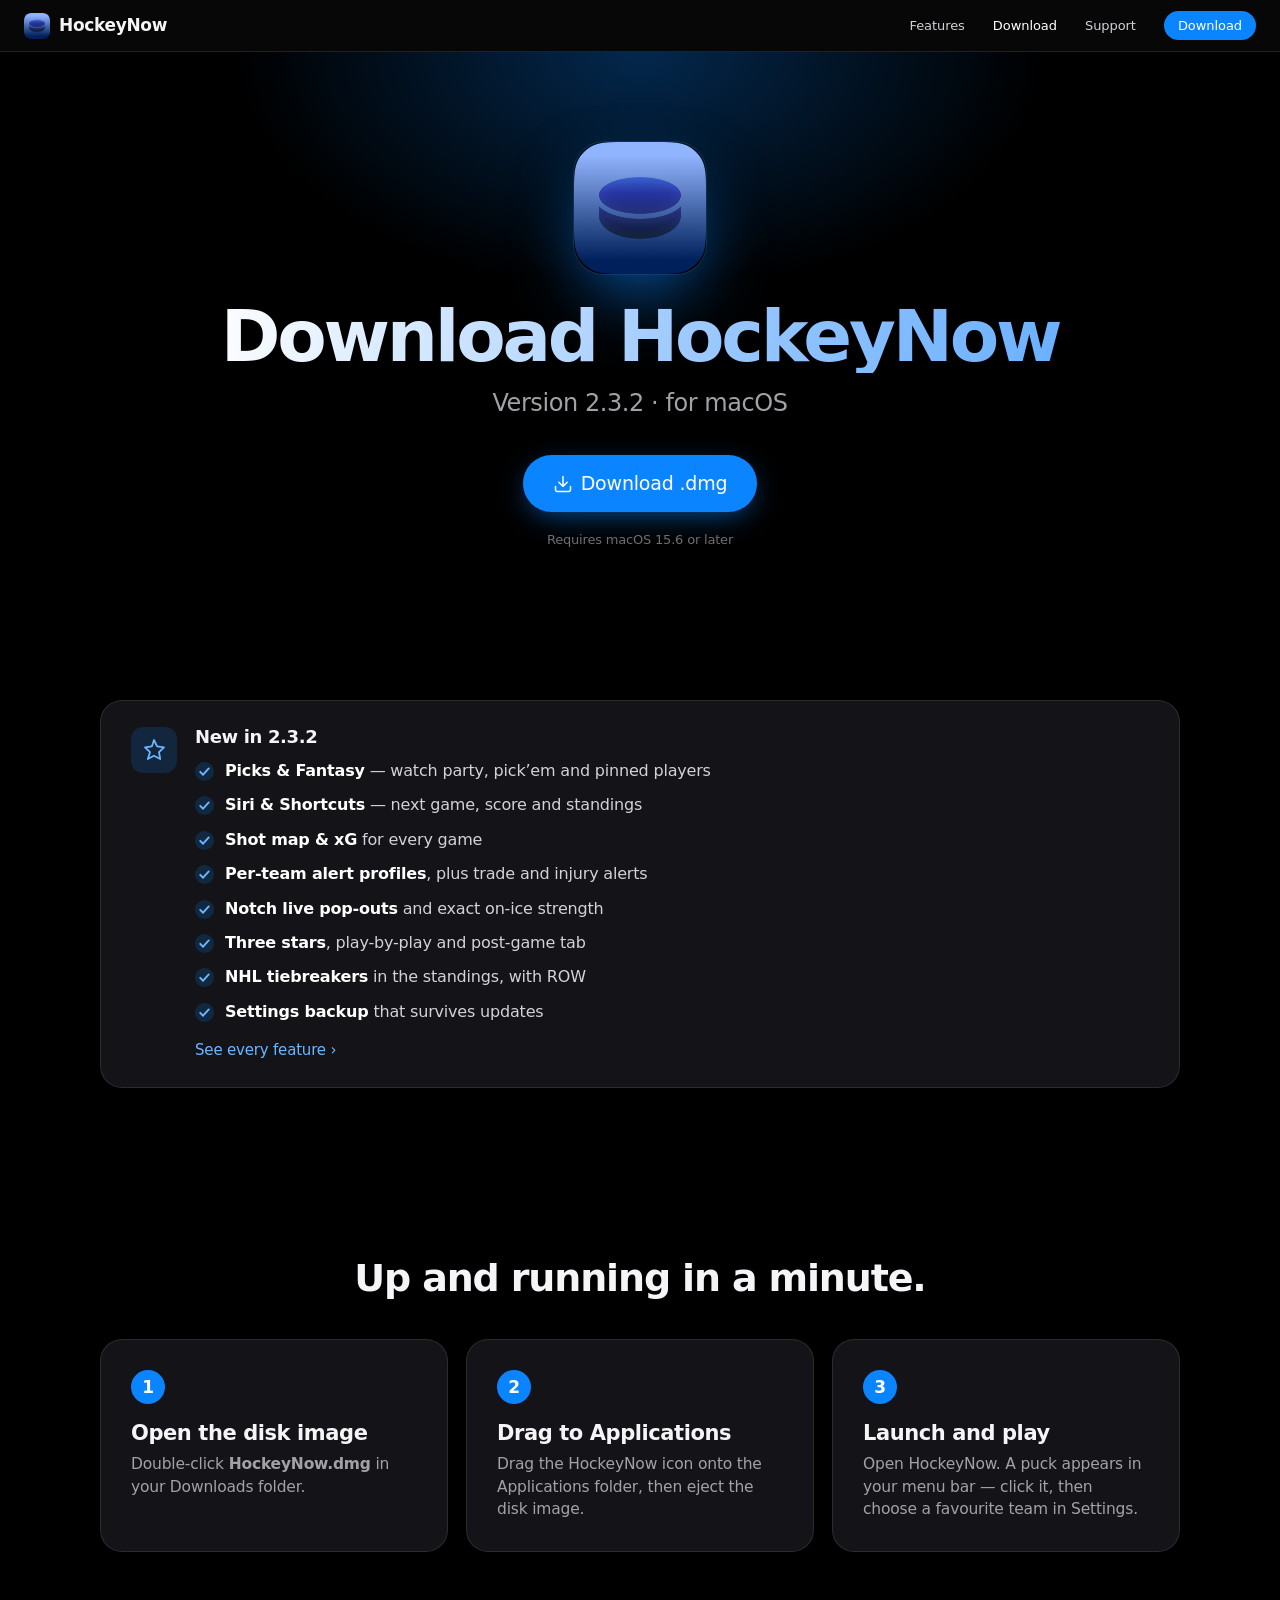
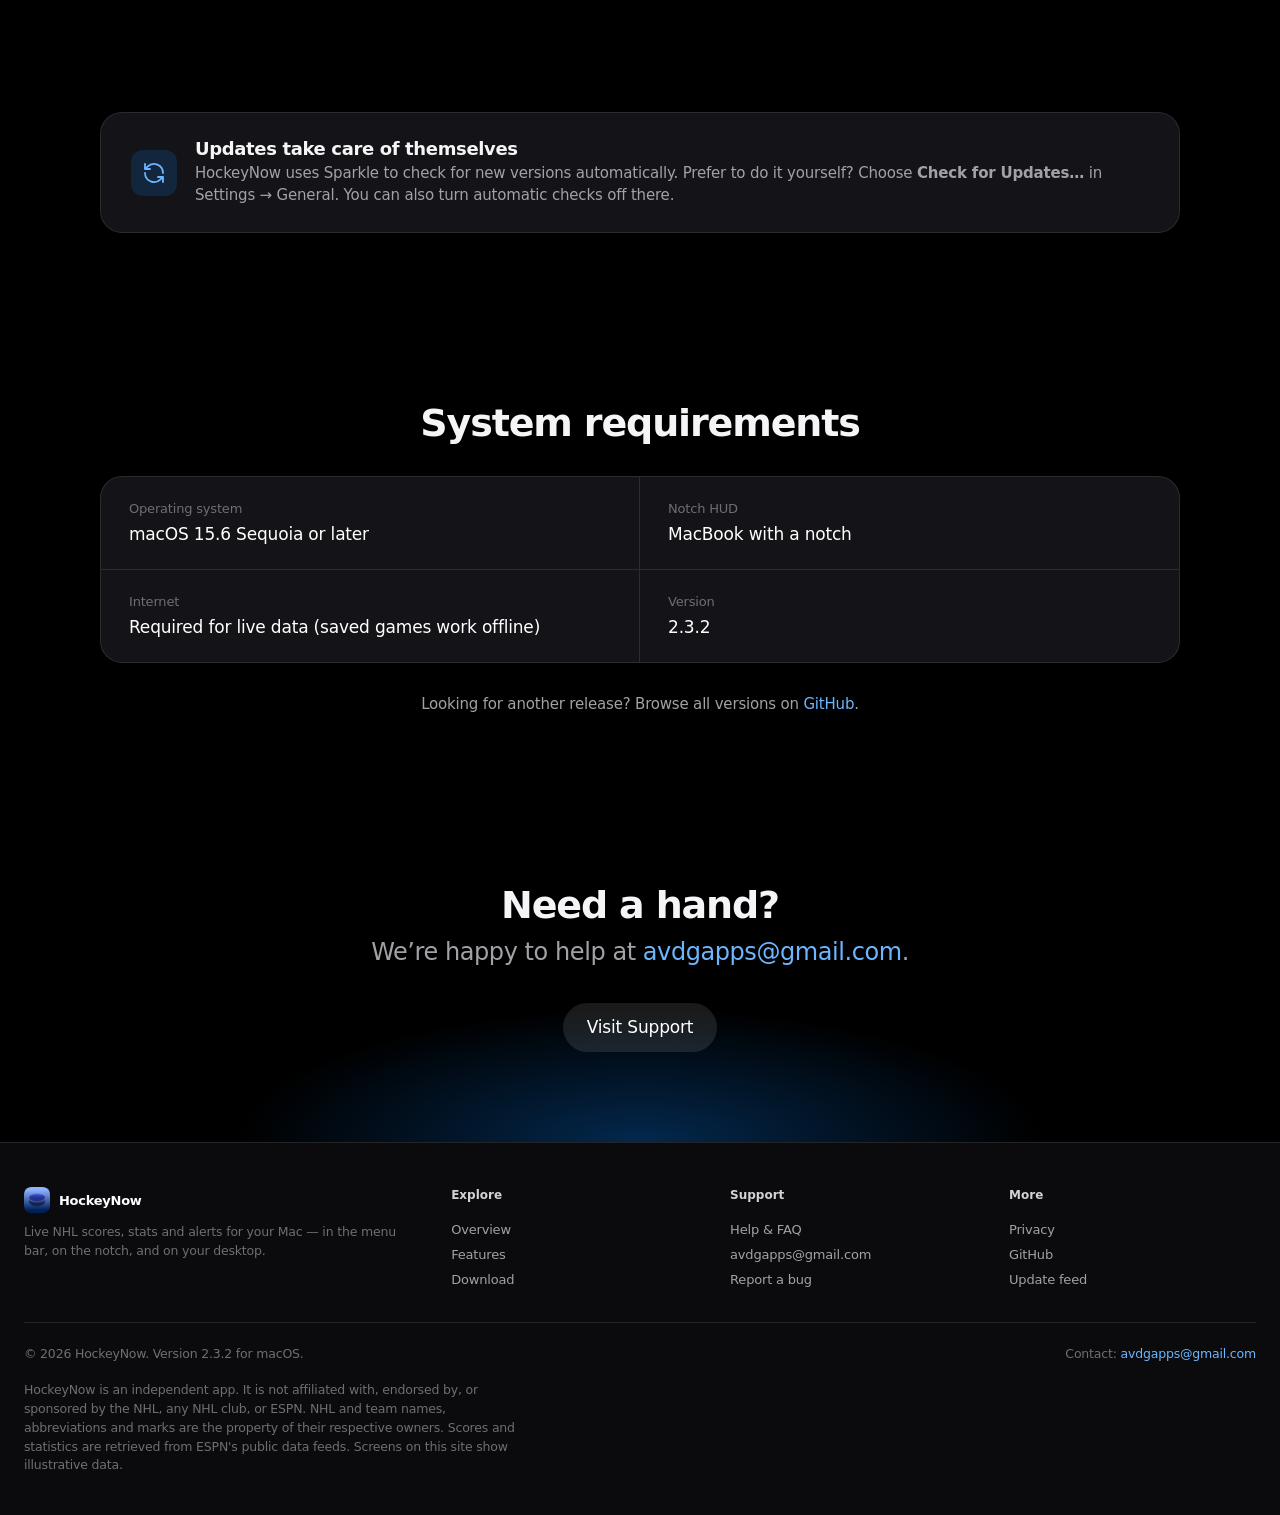
<file: website/download.html>
<!doctype html>
<html lang="en">
<head>
<meta charset="utf-8">
<meta name="viewport" content="width=device-width, initial-scale=1, viewport-fit=cover">
<title>Download — HockeyNow</title>
<meta name="description" content="Download HockeyNow for macOS. Drag to Applications and the NHL is in your menu bar.">
<meta name="theme-color" content="#000000">
<meta property="og:title" content="Download — HockeyNow">
<meta property="og:description" content="Download HockeyNow for macOS. Drag to Applications and the NHL is in your menu bar.">
<meta property="og:type" content="website">
<meta property="og:image" content="img/icon-1024.png">
<meta name="twitter:card" content="summary">
<link rel="icon" type="image/png" sizes="32x32" href="img/favicon-32.png">
<link rel="icon" type="image/png" sizes="64x64" href="img/favicon-64.png">
<link rel="apple-touch-icon" href="img/apple-touch-icon.png">
<link rel="stylesheet" href="css/style.css">
</head>
<body>
<a class="sr" href="#main">Skip to content</a>
<header class="nav"><div class="wide">
  <a class="brand" href="index.html"><img src="img/icon-512.png" alt="" width="26" height="26">HockeyNow</a>
  <button class="menu-btn" aria-label="Menu" aria-expanded="false"><span></span><span></span></button>
  <nav class="nav-links" aria-label="Main">
    <a href="features.html">Features</a><a href="download.html" aria-current="page">Download</a><a href="support.html">Support</a>
    <a class="nav-cta" data-dmg href="downloads/HockeyNow.dmg">Download</a>
  </nav>
</div></header>
<main id="main">

<section class="dl-hero"><div class="wrap">
  <img class="app-icon" src="img/icon-1024.png" alt="HockeyNow" width="132" height="132">
  <h1 class="h-xl grad" style="font-size:clamp(40px,6vw,72px)">Download HockeyNow</h1>
  <p class="lead" style="margin-top:14px">Version <span data-version>2.3.2</span> · for macOS</p>
  <div class="cta-row"><a class="btn btn-primary btn-lg" data-dmg href="downloads/HockeyNow.dmg"><svg width=20 height=20 viewBox="0 0 24 24" fill="none" stroke="currentColor" stroke-width="1.8" stroke-linecap="round" stroke-linejoin="round" aria-hidden="true"><path d="M21 15v4a2 2 0 0 1-2 2H5a2 2 0 0 1-2-2v-4M7 10l5 5 5-5M12 15V3"/></svg>Download .dmg</a></div>
  <p class="fine">Requires macOS 15.6 or later</p>
</div></section>

<section class="sec-tight"><div class="wrap">
  <div class="callout reveal" style="align-items:flex-start"><div class="ic"><svg viewBox="0 0 24 24" fill="none" stroke="currentColor" stroke-width="1.8" stroke-linecap="round" stroke-linejoin="round" aria-hidden="true"><path d="m12 2 3.1 6.3 6.9 1-5 4.9 1.2 6.8-6.2-3.3-6.2 3.3L8 14.2 3 9.3l6.9-1z"/></svg></div><div><h4>New in 2.3.2</h4>
  <ul class="checks" style="margin-top:14px;grid-template-columns:repeat(auto-fit,minmax(260px,1fr))">
    <li><b>Picks &amp; Fantasy</b> — watch party, pick’em and pinned players</li>
    <li><b>Siri &amp; Shortcuts</b> — next game, score and standings</li>
    <li><b>Shot map &amp; xG</b> for every game</li>
    <li><b>Per-team alert profiles</b>, plus trade and injury alerts</li>
    <li><b>Notch live pop-outs</b> and exact on-ice strength</li>
    <li><b>Three stars</b>, play-by-play and post-game tab</li>
    <li><b>NHL tiebreakers</b> in the standings, with ROW</li>
    <li><b>Settings backup</b> that survives updates</li>
  </ul><p style="margin-top:16px"><a href="features.html">See every feature ›</a></p></div></div>
</div></section>

<section class="sec-tight"><div class="wrap">
  <div class="sec-head" style="margin-bottom:40px"><h2 class="h-md">Up and running in a minute.</h2></div>
  <div class="steps">
    <div class="step reveal"><h3>Open the disk image</h3><p>Double-click <b>HockeyNow.dmg</b> in your Downloads folder.</p></div>
    <div class="step reveal d1"><h3>Drag to Applications</h3><p>Drag the HockeyNow icon onto the Applications folder, then eject the disk image.</p></div>
    <div class="step reveal d2"><h3>Launch and play</h3><p>Open HockeyNow. A puck appears in your menu bar — click it, then choose a favourite team in Settings.</p></div>
  </div>
</div></section>

<section class="sec-tight"><div class="wrap">
  <div class="callout reveal"><div class="ic"><svg viewBox="0 0 24 24" fill="none" stroke="currentColor" stroke-width="1.8" stroke-linecap="round" stroke-linejoin="round" aria-hidden="true"><path d="M21 12a9 9 0 0 0-15.5-6.3L3 8M3 3v5h5M3 12a9 9 0 0 0 15.5 6.3L21 16M21 21v-5h-5"/></svg></div><div><h4>Updates take care of themselves</h4><p>HockeyNow uses Sparkle to check for new versions automatically. Prefer to do it yourself? Choose <b>Check for Updates…</b> in Settings → General. You can also turn automatic checks off there.</p></div></div>
</div></section>

<section class="sec-tight"><div class="wrap">
  <div class="sec-head" style="margin-bottom:32px"><h2 class="h-md">System requirements</h2></div>
  <div class="spec reveal">
    <div><span class="k">Operating system</span><span class="v">macOS 15.6 Sequoia or later</span></div>
    <div><span class="k">Notch HUD</span><span class="v">MacBook with a notch</span></div>
    <div><span class="k">Internet</span><span class="v">Required for live data (saved games work offline)</span></div>
    <div><span class="k">Version</span><span class="v"><span data-version>2.3.2</span></span></div>
  </div>
  <p class="center muted" style="margin-top:30px;font-size:15px">Looking for another release? Browse all versions on <a href="https://github.com/avdg-apps/HockeyNow/releases">GitHub</a>.</p>
</div></section>

<section class="cta" style="padding:90px 0"><div class="wrap"><h2 class="h-md">Need a hand?</h2><p class="lead" style="margin-top:10px">We’re happy to help at <a href="mailto:avdgapps@gmail.com">avdgapps@gmail.com</a>.</p>
<div class="cta-row"><a class="btn btn-ghost" href="support.html">Visit Support</a></div></div></section>

</main>
<footer class="footer"><div class="wide">
  <div class="fcols">
    <div><a class="brand" href="index.html" style="color:#fff"><img src="img/icon-512.png" alt="" width="26" height="26">HockeyNow</a>
      <p>Live NHL scores, stats and alerts for your Mac — in the menu bar, on the notch, and on your desktop.</p></div>
    <div><h5>Explore</h5><a href="index.html">Overview</a><a href="features.html">Features</a><a href="download.html">Download</a></div>
    <div><h5>Support</h5><a href="support.html">Help &amp; FAQ</a><a href="mailto:avdgapps@gmail.com?subject=HockeyNow%20Support">avdgapps@gmail.com</a><a href="support.html#bug">Report a bug</a></div>
    <div><h5>More</h5><a href="privacy.html">Privacy</a><a href="https://github.com/avdg-apps/HockeyNow">GitHub</a><a href="appcast.xml">Update feed</a></div>
  </div>
  <div class="fbot">
    <span>© 2026 HockeyNow. Version <span data-version>2.3.2</span> for macOS.</span>
    <span>Contact: <a href="mailto:avdgapps@gmail.com">avdgapps@gmail.com</a></span>
  </div>
  <p style="margin-top:18px">HockeyNow is an independent app. It is not affiliated with, endorsed by, or sponsored by the NHL, any NHL club, or ESPN. NHL and team names, abbreviations and marks are the property of their respective owners. Scores and statistics are retrieved from ESPN's public data feeds. Screens on this site show illustrative data.</p>
</div></footer>
<script src="js/site.js"></script>
</body>
</html>
</file>
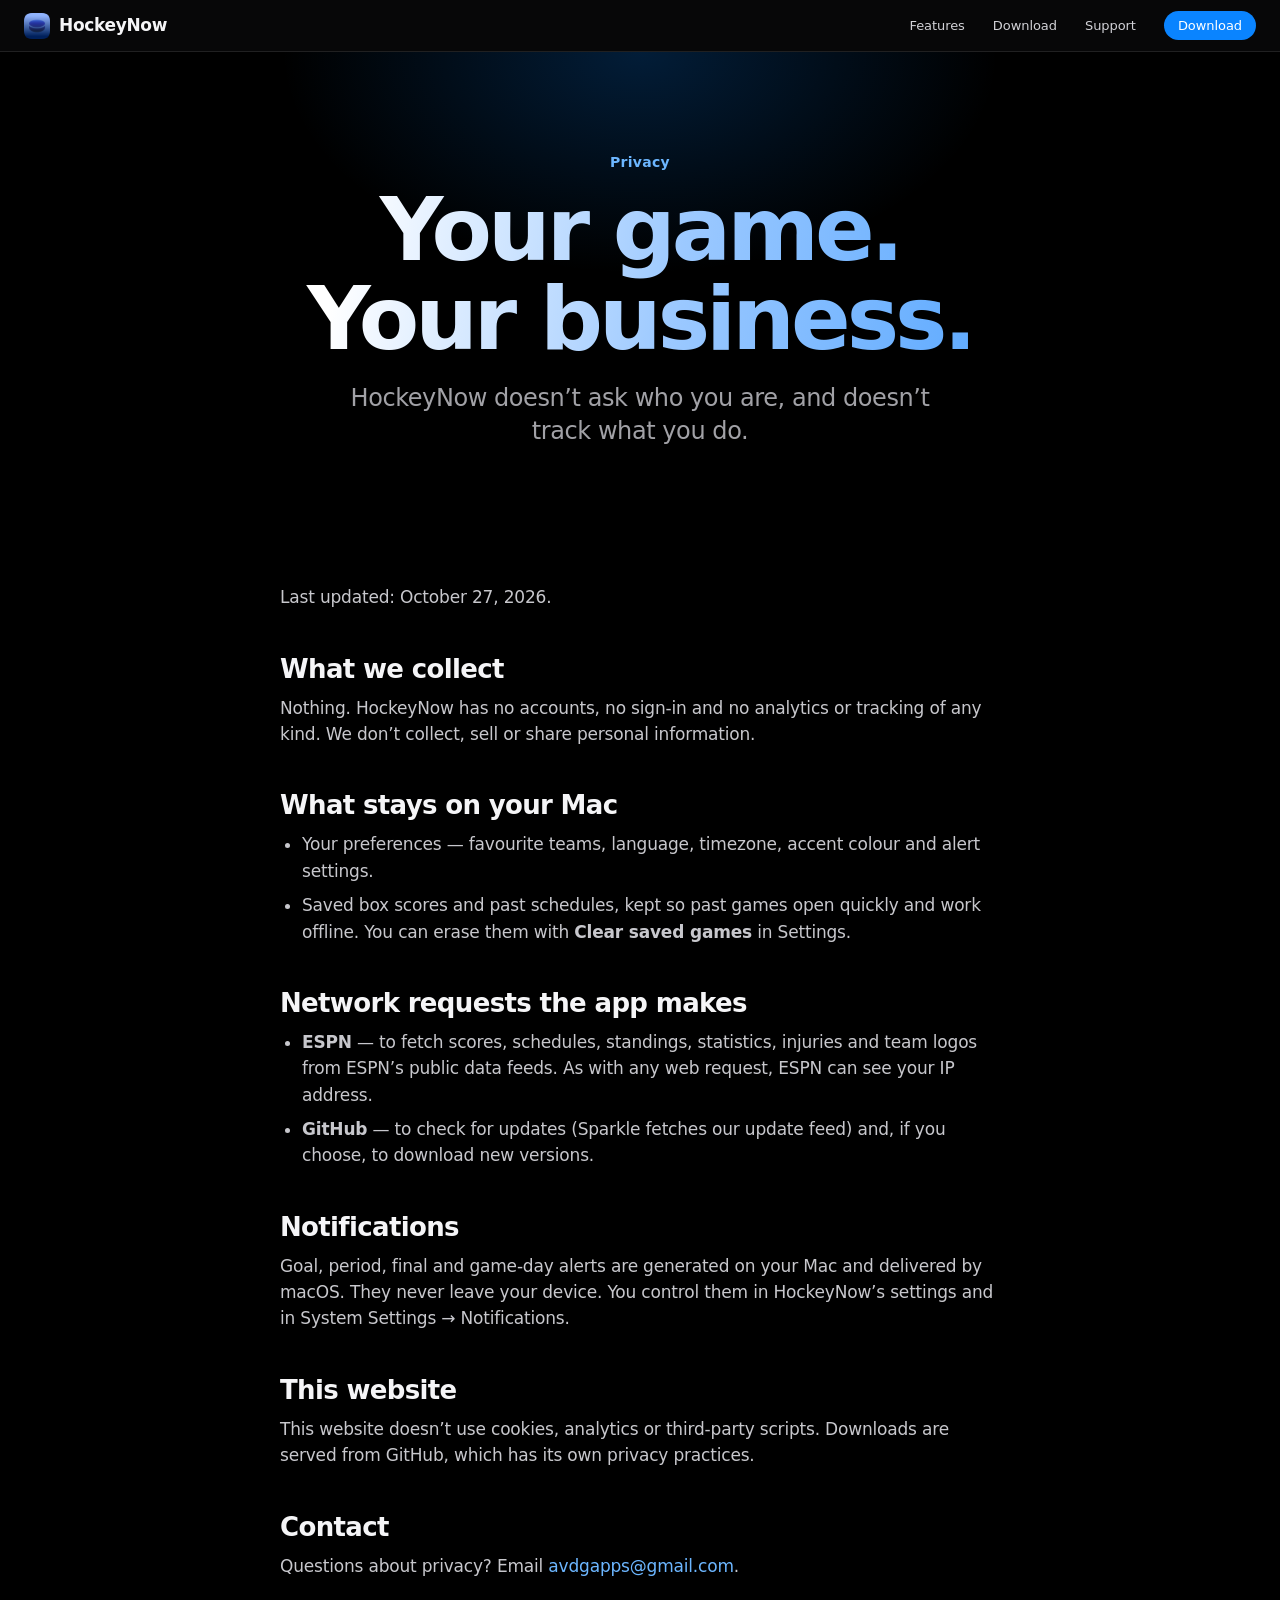
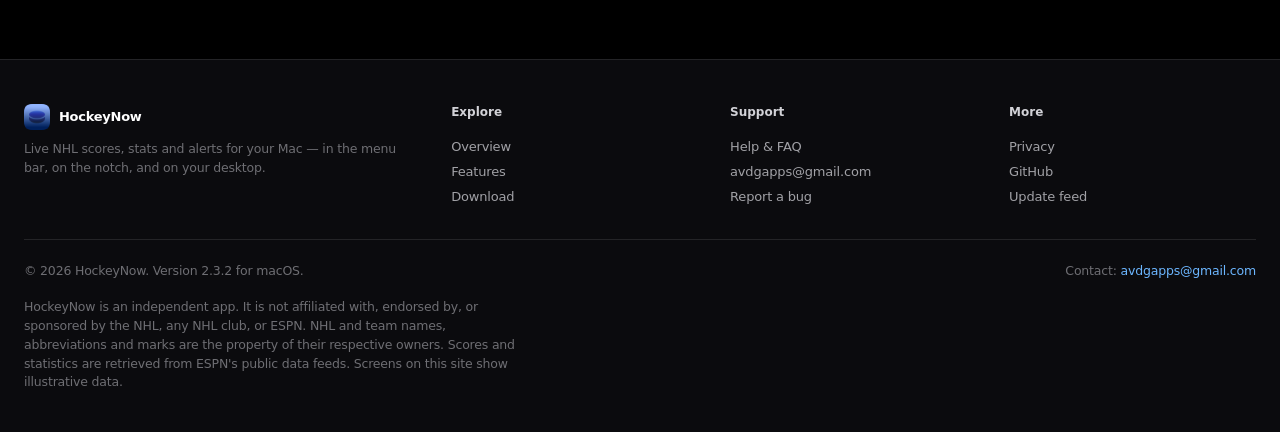
<file: website/privacy.html>
<!doctype html>
<html lang="en">
<head>
<meta charset="utf-8">
<meta name="viewport" content="width=device-width, initial-scale=1, viewport-fit=cover">
<title>Privacy — HockeyNow</title>
<meta name="description" content="HockeyNow has no accounts and no tracking. Learn what stays on your Mac and what the app connects to.">
<meta name="theme-color" content="#000000">
<meta property="og:title" content="Privacy — HockeyNow">
<meta property="og:description" content="HockeyNow has no accounts and no tracking. Learn what stays on your Mac and what the app connects to.">
<meta property="og:type" content="website">
<meta property="og:image" content="img/icon-1024.png">
<meta name="twitter:card" content="summary">
<link rel="icon" type="image/png" sizes="32x32" href="img/favicon-32.png">
<link rel="icon" type="image/png" sizes="64x64" href="img/favicon-64.png">
<link rel="apple-touch-icon" href="img/apple-touch-icon.png">
<link rel="stylesheet" href="css/style.css">
</head>
<body>
<a class="sr" href="#main">Skip to content</a>
<header class="nav"><div class="wide">
  <a class="brand" href="index.html"><img src="img/icon-512.png" alt="" width="26" height="26">HockeyNow</a>
  <button class="menu-btn" aria-label="Menu" aria-expanded="false"><span></span><span></span></button>
  <nav class="nav-links" aria-label="Main">
    <a href="features.html">Features</a><a href="download.html">Download</a><a href="support.html">Support</a>
    <a class="nav-cta" data-dmg href="downloads/HockeyNow.dmg">Download</a>
  </nav>
</div></header>
<main id="main">

<section class="page-hero"><div class="wrap"><p class="eyebrow">Privacy</p><h1 class="h-xl grad" style="max-width:12ch;margin:12px auto 0">Your game. Your business.</h1>
<p class="lead">HockeyNow doesn’t ask who you are, and doesn’t track what you do.</p></div></section>
<section class="sec-tight"><div class="legal">
<p>Last updated: October 27, 2026.</p>
<h2>What we collect</h2><p>Nothing. HockeyNow has no accounts, no sign-in and no analytics or tracking of any kind. We don’t collect, sell or share personal information.</p>
<h2>What stays on your Mac</h2><ul><li>Your preferences — favourite teams, language, timezone, accent colour and alert settings.</li><li>Saved box scores and past schedules, kept so past games open quickly and work offline. You can erase them with <b>Clear saved games</b> in Settings.</li></ul>
<h2>Network requests the app makes</h2><ul><li><b>ESPN</b> — to fetch scores, schedules, standings, statistics, injuries and team logos from ESPN’s public data feeds. As with any web request, ESPN can see your IP address.</li><li><b>GitHub</b> — to check for updates (Sparkle fetches our update feed) and, if you choose, to download new versions.</li></ul>
<h2>Notifications</h2><p>Goal, period, final and game-day alerts are generated on your Mac and delivered by macOS. They never leave your device. You control them in HockeyNow’s settings and in System Settings → Notifications.</p>
<h2>This website</h2><p>This website doesn’t use cookies, analytics or third-party scripts. Downloads are served from GitHub, which has its own privacy practices.</p>
<h2>Contact</h2><p>Questions about privacy? Email <a href="mailto:avdgapps@gmail.com">avdgapps@gmail.com</a>.</p>
</div></section>

</main>
<footer class="footer"><div class="wide">
  <div class="fcols">
    <div><a class="brand" href="index.html" style="color:#fff"><img src="img/icon-512.png" alt="" width="26" height="26">HockeyNow</a>
      <p>Live NHL scores, stats and alerts for your Mac — in the menu bar, on the notch, and on your desktop.</p></div>
    <div><h5>Explore</h5><a href="index.html">Overview</a><a href="features.html">Features</a><a href="download.html">Download</a></div>
    <div><h5>Support</h5><a href="support.html">Help &amp; FAQ</a><a href="mailto:avdgapps@gmail.com?subject=HockeyNow%20Support">avdgapps@gmail.com</a><a href="support.html#bug">Report a bug</a></div>
    <div><h5>More</h5><a href="privacy.html">Privacy</a><a href="https://github.com/avdg-apps/HockeyNow">GitHub</a><a href="appcast.xml">Update feed</a></div>
  </div>
  <div class="fbot">
    <span>© 2026 HockeyNow. Version <span data-version>2.3.2</span> for macOS.</span>
    <span>Contact: <a href="mailto:avdgapps@gmail.com">avdgapps@gmail.com</a></span>
  </div>
  <p style="margin-top:18px">HockeyNow is an independent app. It is not affiliated with, endorsed by, or sponsored by the NHL, any NHL club, or ESPN. NHL and team names, abbreviations and marks are the property of their respective owners. Scores and statistics are retrieved from ESPN's public data feeds. Screens on this site show illustrative data.</p>
</div></footer>
<script src="js/site.js"></script>
</body>
</html>
</file>
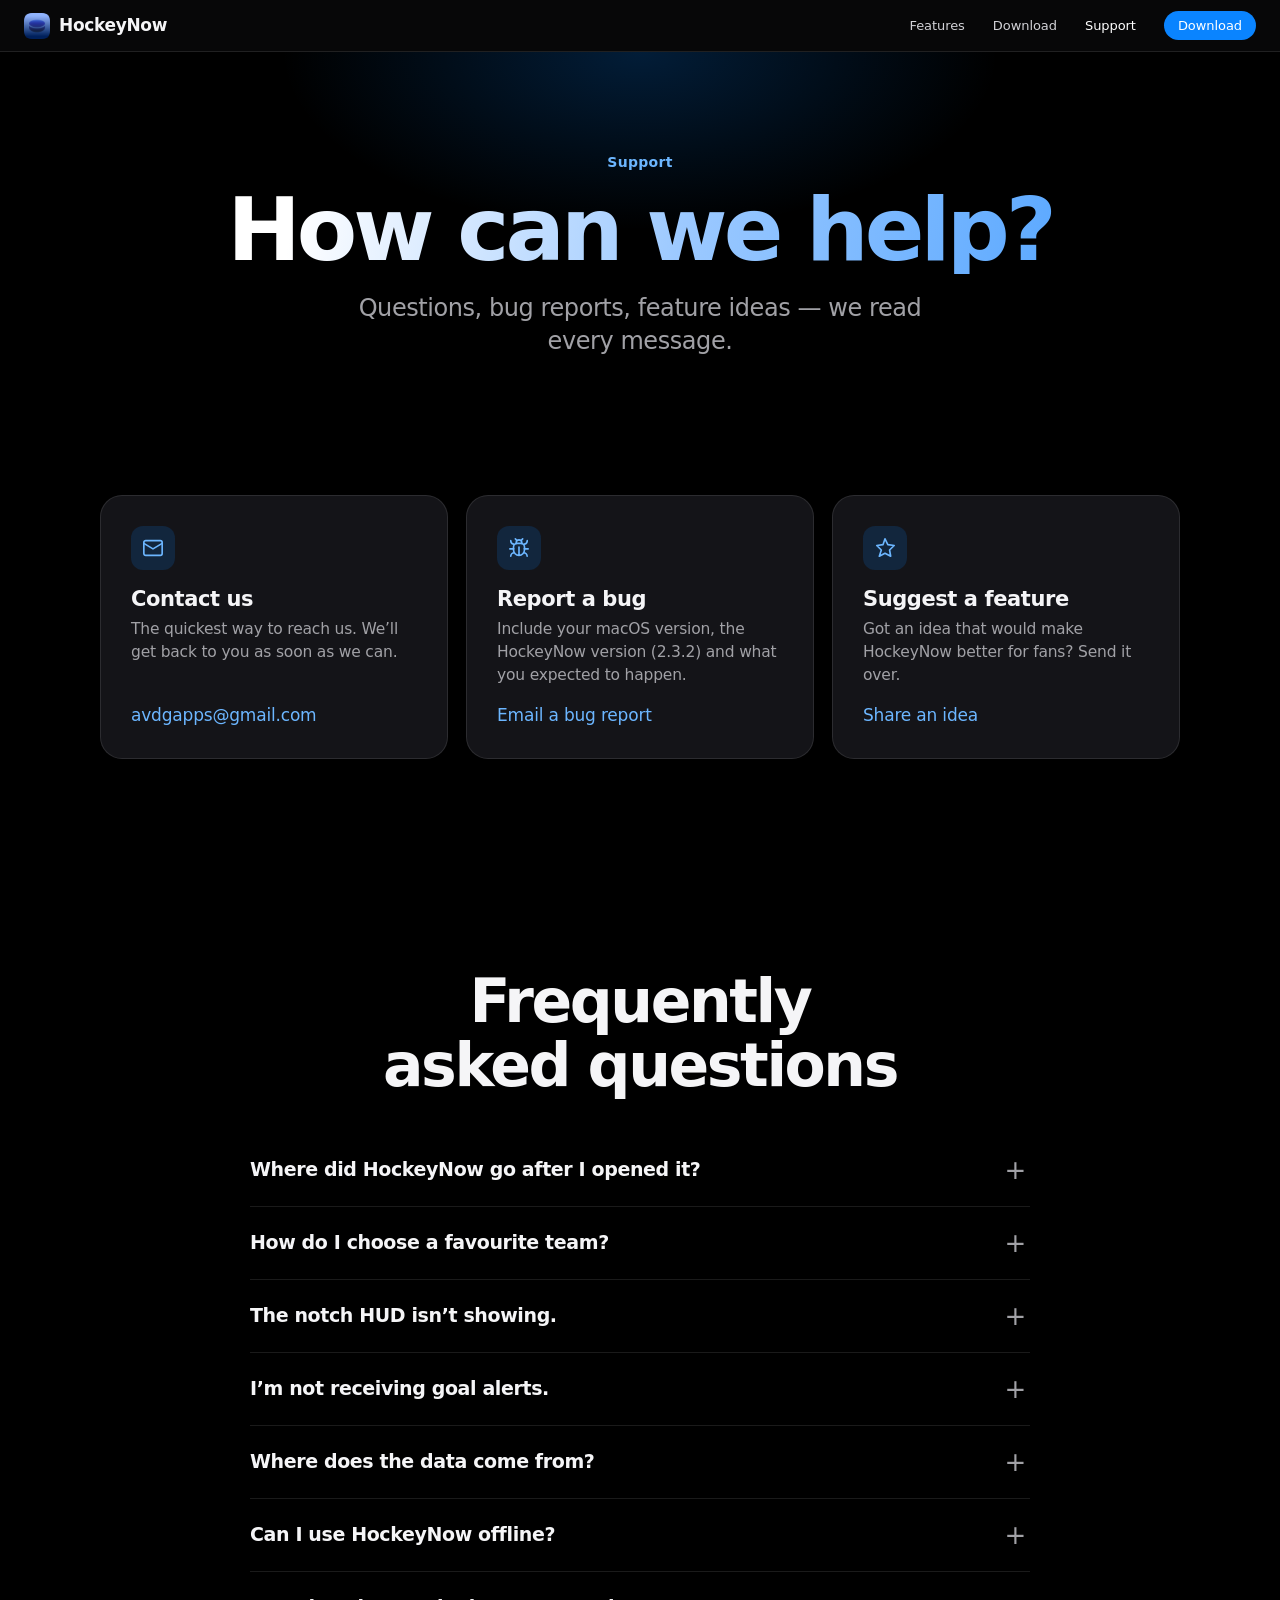
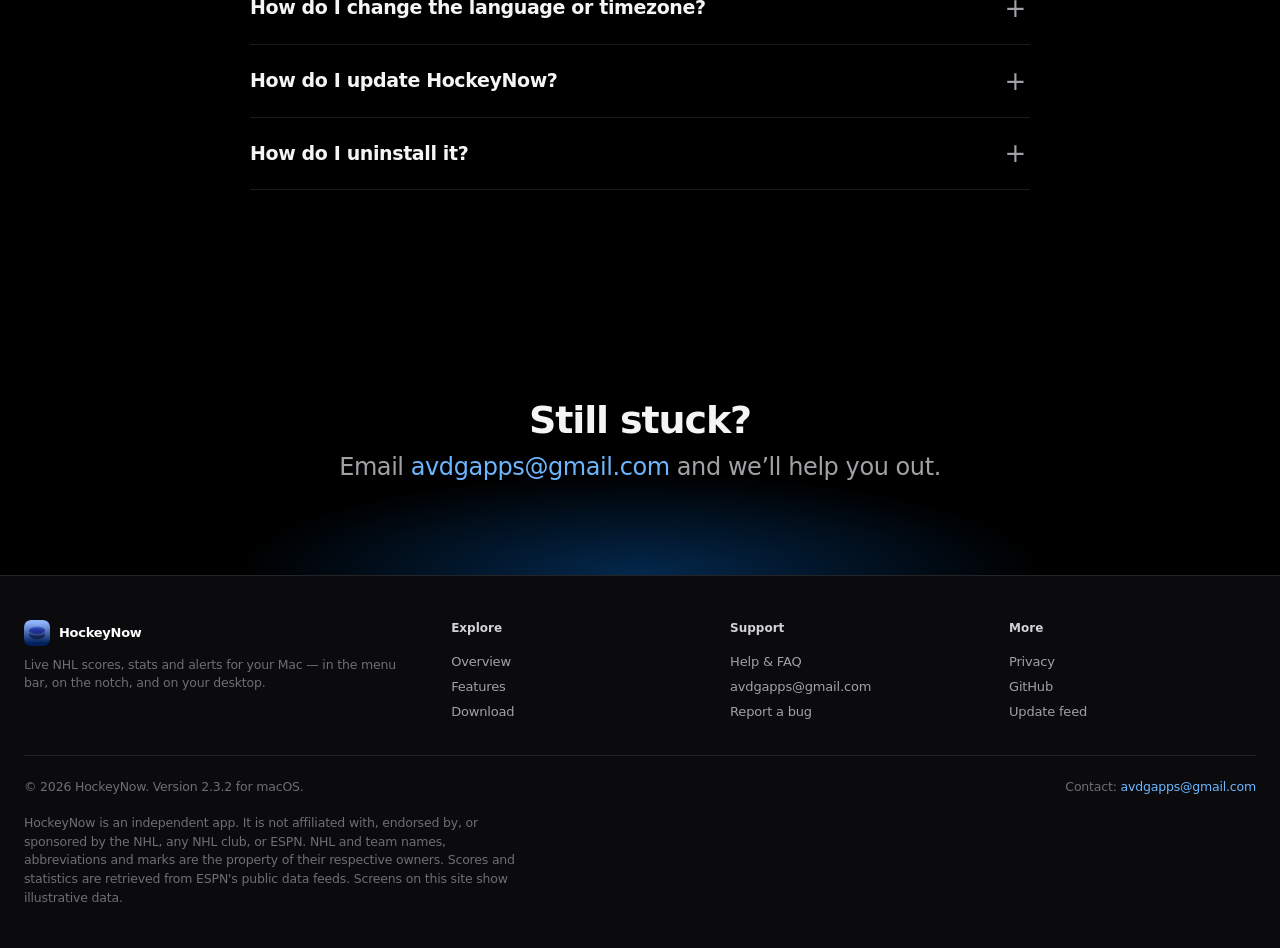
<file: website/support.html>
<!doctype html>
<html lang="en">
<head>
<meta charset="utf-8">
<meta name="viewport" content="width=device-width, initial-scale=1, viewport-fit=cover">
<title>Support — HockeyNow</title>
<meta name="description" content="Get help with HockeyNow: contact the developer, report a bug, and read answers to common questions.">
<meta name="theme-color" content="#000000">
<meta property="og:title" content="Support — HockeyNow">
<meta property="og:description" content="Get help with HockeyNow: contact the developer, report a bug, and read answers to common questions.">
<meta property="og:type" content="website">
<meta property="og:image" content="img/icon-1024.png">
<meta name="twitter:card" content="summary">
<link rel="icon" type="image/png" sizes="32x32" href="img/favicon-32.png">
<link rel="icon" type="image/png" sizes="64x64" href="img/favicon-64.png">
<link rel="apple-touch-icon" href="img/apple-touch-icon.png">
<link rel="stylesheet" href="css/style.css">
</head>
<body>
<a class="sr" href="#main">Skip to content</a>
<header class="nav"><div class="wide">
  <a class="brand" href="index.html"><img src="img/icon-512.png" alt="" width="26" height="26">HockeyNow</a>
  <button class="menu-btn" aria-label="Menu" aria-expanded="false"><span></span><span></span></button>
  <nav class="nav-links" aria-label="Main">
    <a href="features.html">Features</a><a href="download.html">Download</a><a href="support.html" aria-current="page">Support</a>
    <a class="nav-cta" data-dmg href="downloads/HockeyNow.dmg">Download</a>
  </nav>
</div></header>
<main id="main">

<section class="page-hero"><div class="wrap"><p class="eyebrow">Support</p><h1 class="h-xl grad" style="max-width:14ch;margin:12px auto 0">How can we help?</h1>
<p class="lead">Questions, bug reports, feature ideas — we read every message.</p></div></section>
<section class="sec-tight"><div class="wrap">
  <div class="contact">
    <div class="ccard reveal"><div class="ic"><svg viewBox="0 0 24 24" fill="none" stroke="currentColor" stroke-width="1.8" stroke-linecap="round" stroke-linejoin="round" aria-hidden="true"><rect x="2" y="4" width="20" height="16" rx="2"/><path d="m22 7-10 6L2 7"/></svg></div><h3>Contact us</h3><p>The quickest way to reach us. We’ll get back to you as soon as we can.</p><a class="big" href="mailto:avdgapps@gmail.com?subject=HockeyNow%20Support">avdgapps@gmail.com</a></div>
    <div class="ccard reveal d1" id="bug"><div class="ic"><svg viewBox="0 0 24 24" fill="none" stroke="currentColor" stroke-width="1.8" stroke-linecap="round" stroke-linejoin="round" aria-hidden="true"><path d="M8 2l1.9 1.9M16 2l-1.9 1.9M9 7.1v-1a3 3 0 0 1 6 0v1"/><path d="M12 20a6 6 0 0 1-6-6v-3a4 4 0 0 1 4-4h4a4 4 0 0 1 4 4v3a6 6 0 0 1-6 6zM12 20v-9M6.5 13H2M17.5 13H22M3 21c0-2.1 1.7-3.9 3.8-4M20.9 21c0-2.1-1.7-3.9-3.8-4M6 7.8C4.3 7.4 3 5.8 3 4M18 7.8c1.7-.4 3-2 3-3.8"/></svg></div><h3>Report a bug</h3><p>Include your macOS version, the HockeyNow version (<span data-version>2.3.2</span>) and what you expected to happen.</p><a class="big" href="mailto:avdgapps@gmail.com?subject=HockeyNow%20Bug%20Report&amp;body=macOS%20version%3A%0AHockeyNow%20version%3A%202.3.2%0A%0AWhat%20happened%3A%0A">Email a bug report</a></div>
    <div class="ccard reveal d2"><div class="ic"><svg viewBox="0 0 24 24" fill="none" stroke="currentColor" stroke-width="1.8" stroke-linecap="round" stroke-linejoin="round" aria-hidden="true"><path d="m12 2 3.1 6.3 6.9 1-5 4.9 1.2 6.8-6.2-3.3-6.2 3.3L8 14.2 3 9.3l6.9-1z"/></svg></div><h3>Suggest a feature</h3><p>Got an idea that would make HockeyNow better for fans? Send it over.</p><a class="big" href="mailto:avdgapps@gmail.com?subject=HockeyNow%20Feature%20Idea">Share an idea</a></div>
  </div>
</div></section>
<section class="sec"><div class="wrap"><div class="sec-head" style="margin-bottom:36px"><h2 class="h-lg">Frequently asked questions</h2></div><div class="faq"><details><summary>Where did HockeyNow go after I opened it?</summary><div class="ans"><p>HockeyNow is a menu bar app. Look for the puck icon at the top of your screen and click it to open the app. If you’d like a Dock icon as well, turn on <b>Show Dock Icon</b> in Settings → General.</p></div></details><details><summary>How do I choose a favourite team?</summary><div class="ans"><p>Open the sidebar, choose <b>Advanced Settings</b> and pick a team under <b>Favourite Team</b>. Your accent colour updates to match, and the <b>My Team</b> tab becomes available. Use <b>Also follow</b> to add more teams.</p></div></details><details><summary>The notch HUD isn’t showing.</summary><div class="ans"><p>The Notch HUD needs a MacBook with a notch. Make sure <b>Live Notch Overlay</b> is on in Advanced Settings, then open a game card and tick <b>Notch Pin</b> to send that game to the notch. Hover over the notch to expand it.</p></div></details><details><summary>I’m not receiving goal alerts.</summary><div class="ans"><p>First, check that <b>Goal Alerts</b> is on in Advanced Settings. If <b>my team only</b> is on, you’ll only be alerted to your favourite teams’ goals. Then open <b>System Settings → Notifications → HockeyNow</b> and allow notifications.</p></div></details><details><summary>Where does the data come from?</summary><div class="ans"><p>Scores, schedules and statistics are retrieved from ESPN’s public NHL data feeds. If a feed is slow or unavailable, HockeyNow shows an error banner with a Retry button and falls back to the games it has saved on your Mac.</p></div></details><details><summary>Can I use HockeyNow offline?</summary><div class="ans"><p>Yes, partly. Finished games and past schedules are saved on your Mac so they open instantly, even offline. Live scores need a connection. You can remove the saved data under <b>Clear saved games</b> in Settings → General.</p></div></details><details><summary>How do I change the language or timezone?</summary><div class="ans"><p>Open <b>Settings → General</b>. HockeyNow supports English, Español, Français, Deutsch, Italiano and Suomi, and 16 timezones plus a 24-hour clock option.</p></div></details><details><summary>How do I update HockeyNow?</summary><div class="ans"><p>HockeyNow checks for updates automatically. You can also choose <b>Check for Updates…</b> in Settings → General, or download the latest version from the <a href='download.html'>Download page</a>.</p></div></details><details><summary>How do I uninstall it?</summary><div class="ans"><p>Quit HockeyNow (<kbd>⌘</kbd> <kbd>Q</kbd> or <b>Quit Application</b>), then drag it from Applications to the Trash. If you added it as a login item, it will be removed with the app.</p></div></details></div></div></section>
<section class="cta" style="padding:90px 0"><div class="wrap"><h2 class="h-md">Still stuck?</h2><p class="lead" style="margin-top:10px">Email <a href="mailto:avdgapps@gmail.com">avdgapps@gmail.com</a> and we’ll help you out.</p></div></section>

</main>
<footer class="footer"><div class="wide">
  <div class="fcols">
    <div><a class="brand" href="index.html" style="color:#fff"><img src="img/icon-512.png" alt="" width="26" height="26">HockeyNow</a>
      <p>Live NHL scores, stats and alerts for your Mac — in the menu bar, on the notch, and on your desktop.</p></div>
    <div><h5>Explore</h5><a href="index.html">Overview</a><a href="features.html">Features</a><a href="download.html">Download</a></div>
    <div><h5>Support</h5><a href="support.html">Help &amp; FAQ</a><a href="mailto:avdgapps@gmail.com?subject=HockeyNow%20Support">avdgapps@gmail.com</a><a href="support.html#bug">Report a bug</a></div>
    <div><h5>More</h5><a href="privacy.html">Privacy</a><a href="https://github.com/avdg-apps/HockeyNow">GitHub</a><a href="appcast.xml">Update feed</a></div>
  </div>
  <div class="fbot">
    <span>© 2026 HockeyNow. Version <span data-version>2.3.2</span> for macOS.</span>
    <span>Contact: <a href="mailto:avdgapps@gmail.com">avdgapps@gmail.com</a></span>
  </div>
  <p style="margin-top:18px">HockeyNow is an independent app. It is not affiliated with, endorsed by, or sponsored by the NHL, any NHL club, or ESPN. NHL and team names, abbreviations and marks are the property of their respective owners. Scores and statistics are retrieved from ESPN's public data feeds. Screens on this site show illustrative data.</p>
</div></footer>
<script src="js/site.js"></script>
</body>
</html>
</file>
<file: website/css/style.css>
/* HockeyNow website — dark, Apple-inspired. No external dependencies. */
:root {
  --bg: #000;
  --bg-1: #0b0b0e;
  --card: #141418;
  --card-2: #1c1c22;
  --text: #f5f5f7;
  --muted: #a1a1a6;
  --dim: #6e6e73;
  --line: rgba(255, 255, 255, .1);
  --line-2: rgba(255, 255, 255, .16);
  --accent: #0a84ff;
  --accent-2: #6cb6ff;
  --amber: #ffbf00;
  --green: #30d158;
  --red: #ff453a;
  --radius: 22px;
  --font: -apple-system, BlinkMacSystemFont, "SF Pro Display", "SF Pro Text", system-ui, "Segoe UI", Roboto, Helvetica, Arial, sans-serif;
  --mono: ui-monospace, "SF Mono", SFMono-Regular, Menlo, Consolas, monospace;
  --maxw: 1080px;
  color-scheme: dark;
}
*, *::before, *::after { box-sizing: border-box; }
html { scroll-behavior: smooth; -webkit-text-size-adjust: 100%; }
body {
  margin: 0; background: var(--bg); color: var(--text);
  font-family: var(--font); font-size: 17px; line-height: 1.47; letter-spacing: -.011em;
  -webkit-font-smoothing: antialiased; overflow-x: hidden;
}
img, svg, video { max-width: 100%; display: block; }
a { color: var(--accent-2); text-decoration: none; }
a:hover { text-decoration: underline; }
h1, h2, h3, h4 { margin: 0; font-weight: 700; letter-spacing: -.03em; line-height: 1.08; }
p { margin: 0; }
.wrap { width: min(var(--maxw), 100% - 48px); margin-inline: auto; }
.wide { width: min(1240px, 100% - 48px); margin-inline: auto; }
.center { text-align: center; }
.mono { font-family: var(--mono); }
.sr { position: absolute; width: 1px; height: 1px; overflow: hidden; clip: rect(0 0 0 0); }

/* ---------- nav ---------- */
.nav {
  position: sticky; top: 0; z-index: 100; height: 52px;
  background: rgba(10, 10, 12, .72); backdrop-filter: saturate(180%) blur(22px); -webkit-backdrop-filter: saturate(180%) blur(22px);
  border-bottom: 1px solid var(--line);
}
.nav .wide { height: 100%; display: flex; align-items: center; justify-content: space-between; gap: 16px; }
.brand { display: flex; align-items: center; gap: 9px; color: var(--text); font-weight: 600; font-size: 17px; letter-spacing: -.02em; }
.brand:hover { text-decoration: none; }
.brand img { width: 26px; height: 26px; border-radius: 6px; }
.nav-links { display: flex; align-items: center; gap: 28px; }
.nav-links a { color: #d2d2d7; font-size: 13px; letter-spacing: -.005em; transition: color .2s; }
.nav-links a:hover, .nav-links a[aria-current="page"] { color: #fff; text-decoration: none; }
.nav-cta { background: var(--accent); color: #fff !important; padding: 5px 14px; border-radius: 980px; font-weight: 500; }
.nav-cta:hover { filter: brightness(1.12); }
.menu-btn { display: none; background: none; border: 0; color: #fff; width: 40px; height: 40px; padding: 0; cursor: pointer; }
.menu-btn span { display: block; width: 18px; height: 1.5px; background: #fff; margin: 5px auto; transition: transform .25s, opacity .25s; }
.nav.open .menu-btn span:first-child { transform: translateY(3.25px) rotate(45deg); }
.nav.open .menu-btn span:last-child { transform: translateY(-3.25px) rotate(-45deg); }

/* ---------- buttons ---------- */
.btn {
  display: inline-flex; align-items: center; justify-content: center; gap: 8px;
  font: inherit; font-size: 17px; font-weight: 500; letter-spacing: -.01em; cursor: pointer;
  padding: 12px 24px; border-radius: 980px; border: 0; transition: transform .2s, filter .2s, background .2s;
}
.btn:hover { text-decoration: none; transform: scale(1.025); }
.btn:active { transform: scale(.98); }
.btn-primary { background: var(--accent); color: #fff; box-shadow: 0 8px 30px -8px rgba(10, 132, 255, .7); }
.btn-primary:hover { filter: brightness(1.1); }
.btn-ghost { background: rgba(255, 255, 255, .1); color: #fff; }
.btn-ghost:hover { background: rgba(255, 255, 255, .16); }
.btn-lg { font-size: 19px; padding: 15px 30px; }
.link-arrow { font-size: 19px; color: var(--accent-2); }
.link-arrow::after { content: " ›"; }

/* ---------- type helpers ---------- */
.eyebrow { font-size: 14px; font-weight: 600; letter-spacing: .02em; color: var(--accent-2); text-transform: none; }
.eyebrow.amber { color: var(--amber); }
.h-xl { font-size: clamp(44px, 7.4vw, 88px); letter-spacing: -.045em; line-height: 1.02; }
.h-lg { font-size: clamp(34px, 5vw, 60px); letter-spacing: -.04em; }
.h-md { font-size: clamp(26px, 3.2vw, 38px); letter-spacing: -.03em; }
.lead { font-size: clamp(19px, 2.1vw, 24px); color: var(--muted); letter-spacing: -.018em; line-height: 1.38; font-weight: 400; }
.grad { background: linear-gradient(100deg, #fff 10%, #9cc9ff 55%, #5aa8ff 100%); -webkit-background-clip: text; background-clip: text; color: transparent; }
.grad-amber { background: linear-gradient(100deg, #ffe58a, #ffbf00 60%, #ff9f0a); -webkit-background-clip: text; background-clip: text; color: transparent; }
.muted { color: var(--muted); }

/* ---------- hero ---------- */
.hero { position: relative; padding: 84px 0 0; text-align: center; overflow: hidden; }
.hero::before {
  content: ""; position: absolute; inset: -20% -10% auto; height: 900px; z-index: 0; pointer-events: none;
  background:
    radial-gradient(40% 50% at 50% 10%, rgba(10, 132, 255, .28), transparent 70%),
    radial-gradient(30% 40% at 80% 30%, rgba(94, 92, 230, .18), transparent 70%),
    radial-gradient(30% 40% at 18% 30%, rgba(255, 191, 0, .07), transparent 70%);
}
.hero > * { position: relative; z-index: 1; }
.hero .app-icon { width: 104px; height: 104px; margin: 0 auto 28px; border-radius: 24px; box-shadow: 0 22px 60px -12px rgba(10, 132, 255, .6), 0 0 0 1px rgba(255, 255, 255, .08); }
.hero h1 { margin: 14px auto 22px; max-width: 14ch; }
.hero .lead { max-width: 640px; margin: 0 auto; }
.cta-row { display: flex; flex-wrap: wrap; gap: 14px; justify-content: center; align-items: center; margin-top: 34px; }
.fine { font-size: 13px; color: var(--dim); margin-top: 18px; }
.hero-stage { margin-top: 64px; }

/* scalable stage: design size set in data-w/data-h, scaled by JS */
.stage-fit { position: relative; width: 100%; }
.stage { position: absolute; left: 0; top: 0; transform-origin: 0 0; }

/* ---------- section scaffolding ---------- */
section { position: relative; }
.sec { padding: 120px 0; }
.sec-tight { padding: 80px 0; }
.sec-head { max-width: 760px; margin: 0 auto 64px; text-align: center; }
.sec-head .lead { margin-top: 18px; }
.sec-head h2 { margin-top: 10px; }
.band { background: var(--bg-1); border-block: 1px solid var(--line); }
.reveal { opacity: 0; transform: translateY(26px); transition: opacity .9s cubic-bezier(.2, .7, .2, 1), transform .9s cubic-bezier(.2, .7, .2, 1); }
.reveal.in { opacity: 1; transform: none; }
.d1 { transition-delay: .08s; } .d2 { transition-delay: .16s; } .d3 { transition-delay: .24s; }
@media (prefers-reduced-motion: reduce) {
  .reveal { opacity: 1; transform: none; transition: none; }
  html { scroll-behavior: auto; }
  * { animation: none !important; }
}

/* ---------- bento ---------- */
.bento { display: grid; grid-template-columns: repeat(6, 1fr); gap: 18px; }
.tile {
  position: relative; overflow: hidden; border-radius: var(--radius); background: var(--card);
  border: 1px solid var(--line); padding: 32px 32px 0; display: flex; flex-direction: column; min-height: 400px;
  transition: border-color .3s, transform .4s cubic-bezier(.2, .7, .2, 1);
}
.tile:hover { border-color: var(--line-2); transform: translateY(-3px); }
.tile h3 { font-size: 26px; margin: 8px 0 10px; letter-spacing: -.028em; }
.tile p { color: var(--muted); font-size: 16px; max-width: 46ch; }
.tile .vis { margin-top: auto; padding-top: 26px; display: flex; justify-content: center; }
.tile::after { content: ""; position: absolute; inset: 0; pointer-events: none; background: radial-gradient(60% 50% at 50% 110%, var(--glow, rgba(10, 132, 255, .12)), transparent 70%); }
.t-2 { grid-column: span 2; } .t-3 { grid-column: span 3; } .t-4 { grid-column: span 4; } .t-6 { grid-column: span 6; }
.tile.amber { --glow: rgba(255, 191, 0, .12); }
.tile.green { --glow: rgba(48, 209, 88, .12); }
.tile.violet { --glow: rgba(124, 92, 255, .16); }
.tile .tag { font-size: 13px; font-weight: 600; color: var(--accent-2); }
.tile.amber .tag { color: var(--amber); } .tile.green .tag { color: var(--green); } .tile.violet .tag { color: #b3a1ff; }

/* ---------- feature rows (features page) ---------- */
.frow { display: grid; grid-template-columns: 1fr 1.15fr; gap: 64px; align-items: center; padding: 96px 0; border-top: 1px solid var(--line); scroll-margin-top: 52px; }
.frow:first-of-type { border-top: 0; }
.frow.flip { grid-template-columns: 1.15fr 1fr; }
.frow.flip .ftext { order: 2; }
.ftext h2 { font-size: clamp(32px, 4vw, 48px); margin: 10px 0 16px; }
.ftext > p { color: var(--muted); font-size: 19px; line-height: 1.42; letter-spacing: -.015em; }
.checks { list-style: none; padding: 0; margin: 26px 0 0; display: grid; gap: 12px; }
.checks li { position: relative; padding-left: 30px; color: #d2d2d7; font-size: 16px; line-height: 1.4; }
.checks li::before { content: ""; position: absolute; left: 0; top: 2px; width: 19px; height: 19px; border-radius: 50%; background: rgba(10, 132, 255, .18) url("data:image/svg+xml,%3Csvg xmlns='http://www.w3.org/2000/svg' viewBox='0 0 20 20'%3E%3Cpath d='M5.5 10.4l3 3 6-6.6' fill='none' stroke='%236cb6ff' stroke-width='2' stroke-linecap='round' stroke-linejoin='round'/%3E%3C/svg%3E") center/contain no-repeat; }
.checks b { color: #fff; font-weight: 600; }
.fvis { position: relative; display: flex; justify-content: center; align-items: center; min-width: 0; }
.fvis .glow { position: absolute; inset: 8% 4%; background: radial-gradient(closest-side, rgba(10, 132, 255, .28), transparent); filter: blur(30px); z-index: 0; }
.fvis > *:not(.glow) { position: relative; z-index: 1; }
.media-slot { position: relative; width: 100%; display: flex; justify-content: center; }
.media-slot video { width: 100%; border-radius: 16px; border: 1px solid var(--line-2); box-shadow: 0 40px 80px -20px rgba(0, 0, 0, .8); }

.subnav { position: sticky; top: 52px; z-index: 90; background: rgba(10, 10, 12, .8); backdrop-filter: blur(20px); -webkit-backdrop-filter: blur(20px); border-bottom: 1px solid var(--line); }
.subnav .wide { display: flex; gap: 6px; overflow-x: auto; scrollbar-width: none; padding: 10px 0; }
.subnav .wide::-webkit-scrollbar { display: none; }
.subnav a { flex: none; font-size: 13px; color: var(--muted); padding: 5px 13px; border-radius: 980px; transition: background .2s, color .2s; }
.subnav a:hover { color: #fff; text-decoration: none; background: rgba(255, 255, 255, .08); }
.subnav a.on { color: #fff; background: rgba(255, 255, 255, .14); }

/* ---------- mini feature grid ---------- */
.mini-grid { display: grid; grid-template-columns: repeat(auto-fill, minmax(250px, 1fr)); gap: 16px; }
.mini { background: var(--card); border: 1px solid var(--line); border-radius: 18px; padding: 22px; }
.mini .ic { width: 38px; height: 38px; border-radius: 10px; background: rgba(10, 132, 255, .15); display: grid; place-items: center; margin-bottom: 14px; color: var(--accent-2); }
.mini .ic svg { width: 20px; height: 20px; }
.mini h4 { font-size: 17px; letter-spacing: -.02em; margin-bottom: 5px; font-weight: 600; }
.mini p { font-size: 14.5px; color: var(--muted); line-height: 1.42; }

/* ---------- CTA ---------- */
.cta { text-align: center; padding: 130px 0; position: relative; overflow: hidden; }
.cta::before { content: ""; position: absolute; inset: 0; background: radial-gradient(45% 55% at 50% 100%, rgba(10, 132, 255, .3), transparent 70%); pointer-events: none; }
.cta > * { position: relative; }
.cta .app-icon { width: 88px; height: 88px; margin: 0 auto 24px; border-radius: 20px; box-shadow: 0 18px 50px -10px rgba(10, 132, 255, .6); }

/* ---------- footer ---------- */
.footer { border-top: 1px solid var(--line); padding: 44px 0 40px; color: var(--dim); font-size: 12.5px; background: var(--bg-1); }
.fcols { display: grid; grid-template-columns: 1.6fr repeat(3, 1fr); gap: 32px; padding-bottom: 30px; border-bottom: 1px solid var(--line); margin-bottom: 22px; }
.fcols h5 { margin: 0 0 12px; font-size: 12px; color: #d2d2d7; font-weight: 600; letter-spacing: 0; }
.fcols a { display: block; color: var(--muted); font-size: 13px; padding: 3px 0; }
.fcols a:hover { color: #fff; text-decoration: none; }
.footer .brand { margin-bottom: 10px; }
.footer p { line-height: 1.5; max-width: 62ch; }
.fbot { display: flex; justify-content: space-between; gap: 24px; flex-wrap: wrap; }

/* ================= APP MOCKUPS ================= */
.win {
  --w: 420px; width: var(--w); border-radius: 14px; overflow: hidden; text-align: left;
  background: linear-gradient(180deg, rgba(40, 40, 48, .94), rgba(28, 28, 34, .96));
  border: 1px solid rgba(255, 255, 255, .14); box-shadow: 0 30px 80px -10px rgba(0, 0, 0, .7), 0 0 0 .5px rgba(0, 0, 0, .8);
  font-family: var(--mono); color: #f2f2f5; letter-spacing: 0; line-height: 1.3; font-size: 12px; text-transform: none;
}
.win * { letter-spacing: 0; }
.win-head { display: flex; align-items: center; gap: 10px; padding: 11px 14px; border-bottom: 1px solid rgba(255, 255, 255, .08); }
.win-head .ham { width: 24px; height: 24px; border-radius: 50%; background: rgba(255, 255, 255, .08); display: grid; place-items: center; }
.win-head .ham i { display: block; width: 10px; height: 1.5px; background: #ddd; box-shadow: 0 3.5px #ddd, 0 -3.5px #ddd; }
.win-title { font-weight: 900; font-size: 14px; }
.win-sub { color: #9a9aa2; font-size: 10px; }
.win-date { margin-left: auto; display: flex; align-items: center; gap: 8px; font-size: 11px; font-weight: 700; }
.win-date b { color: #9a9aa2; font-weight: 400; }
.win-search { margin: 10px 14px 6px; padding: 7px 10px; border-radius: 8px; background: rgba(255, 255, 255, .06); color: #8e8e96; font-size: 11px; display: flex; gap: 8px; align-items: center; }
.win-body { padding: 8px 12px 12px; display: grid; gap: 9px; }
.win-foot { display: flex; justify-content: space-between; align-items: center; padding: 10px 12px; border-top: 1px solid rgba(255, 255, 255, .1); font-size: 10px; color: #8e8e96; }
.win-foot .q { background: rgba(255, 69, 58, .16); color: #ff6b61; padding: 4px 10px; border-radius: 6px; font-size: 11px; font-family: var(--font); }
.gcard { background: rgba(255, 255, 255, .045); border-radius: 12px; padding: 12px 14px; }
.gcard.open { background: rgba(255, 255, 255, .07); }
.grow { display: grid; grid-template-columns: 1fr auto 1fr; align-items: center; gap: 8px; }
.team { display: flex; align-items: center; gap: 9px; font-weight: 900; font-size: 15px; }
.team.r { justify-content: flex-end; }
.puck { width: 26px; height: 26px; border-radius: 50%; display: grid; place-items: center; font-size: 9px; font-weight: 800; color: #fff; flex: none; box-shadow: inset 0 0 0 1.5px rgba(255, 255, 255, .25); }
.score { font-size: 22px; font-weight: 900; color: var(--amber); letter-spacing: 0; }
.score.dim { color: #7d7d85; font-size: 13px; font-weight: 700; }
.pp { background: var(--amber); color: #000; font-size: 8px; font-weight: 900; padding: 1px 4px; border-radius: 3px; }
.gmeta { display: flex; justify-content: center; gap: 8px; margin-top: 8px; font-size: 10px; color: #9a9aa2; }
.live { color: #ff6b61; font-weight: 800; display: inline-flex; align-items: center; gap: 5px; }
.live::before { content: ""; width: 6px; height: 6px; border-radius: 50%; background: #ff453a; animation: blink 1.6s infinite; }
@keyframes blink { 50% { opacity: .25; } }
.pins { display: flex; gap: 14px; font-size: 10px; font-weight: 700; padding: 10px 2px 2px; align-items: center; }
.pins .on { color: var(--accent-2); } .pins .r { margin-left: auto; color: var(--accent-2); }
.cbx { display: inline-block; width: 11px; height: 11px; border-radius: 3px; border: 1.2px solid #777; margin-right: 5px; vertical-align: -2px; }
.cbx.on { background: var(--accent); border-color: var(--accent); box-shadow: inset 0 0 0 2px var(--accent) , inset 0 0 0 9px #fff0; }
.statbar { display: grid; grid-template-columns: 40px 1fr 40px; align-items: center; gap: 8px; font-size: 10px; color: #cfcfd6; margin-top: 7px; }
.statbar .lbl { text-align: center; font-family: var(--font); font-size: 8.5px; font-weight: 700; color: #8e8e96; margin-bottom: 3px; }
.statbar > span:first-child { text-align: left; } .statbar > span:last-child { text-align: right; }
.sb-track { height: 5px; border-radius: 3px; background: rgba(255, 255, 255, .08); display: flex; overflow: hidden; gap: 1px; }
.sb-track i { display: block; height: 100%; }
.stat-block { display: grid; gap: 2px; padding: 4px 0 0; }
.period { display: grid; grid-template-columns: 22px 1fr; gap: 8px; align-items: center; font-size: 9px; color: #8e8e96; margin-top: 5px; }
.ptrack { position: relative; height: 5px; border-radius: 3px; background: rgba(255, 255, 255, .1); }
.ptrack b { position: absolute; top: -2px; width: 9px; height: 9px; border-radius: 50%; border: 1.5px solid #000; transform: translateX(-50%); }
.ptrack i { position: absolute; left: 0; top: 0; height: 100%; border-radius: 3px; background: rgba(255, 255, 255, .28); }
.play { display: flex; gap: 8px; align-items: flex-start; background: rgba(255, 255, 255, .04); border-radius: 7px; padding: 6px 9px; font-size: 10px; margin-top: 5px; }
.play .t { color: #8e8e96; flex: none; width: 56px; }
.play em { font-style: normal; color: var(--amber); font-weight: 800; }
.play s { text-decoration: none; color: #8e8e96; }

/* menu-bar strip */
.menubar { display: flex; align-items: center; gap: 14px; height: 30px; padding: 0 14px; font-family: var(--font); font-size: 13px; background: rgba(20, 20, 26, .55); backdrop-filter: blur(14px); color: #f2f2f5; }
.menubar .sp { flex: 1; }
.menubar svg { width: 15px; height: 15px; }
.capsule { display: inline-flex; align-items: center; gap: 6px; font-family: var(--mono); font-size: 12px; font-weight: 700; padding: 3px 8px; border-radius: 7px; background: rgba(255, 255, 255, .14); white-space: nowrap; }
.capsule svg { width: 12px; height: 12px; }
.capsule .chev { opacity: .55; font-size: 8px; }

/* notch HUD */
.notch { position: relative; width: 460px; margin-inline: auto; background: #000; color: #fff; font-family: var(--mono); overflow: hidden; border-radius: 0 0 11px 11px; height: 32px; transition: height .55s cubic-bezier(.2, .8, .2, 1), border-radius .55s; box-shadow: 0 0 0 1px rgba(255, 255, 255, .06); }
.notch.open, .notch.static-open { height: 318px; border-radius: 0 0 28px 28px; box-shadow: 0 30px 70px rgba(0, 0, 0, .6), 0 0 0 1px rgba(255, 255, 255, .08); }
.notch .top { height: 32px; display: flex; justify-content: space-between; align-items: center; padding: 0 18px; font-weight: 900; font-size: 14px; }
.notch .top .l, .notch .top .r { display: flex; align-items: center; gap: 7px; }
.notch .top .c { font-size: 11px; font-weight: 700; color: rgba(255, 255, 255, .85); }
.notch .top .s { color: var(--amber); font-size: 15px; }
.notch .mid { opacity: 0; transition: opacity .35s .1s; padding: 6px 0 0; }
.notch.open .mid, .notch.static-open .mid { opacity: 1; }
.notch .mid hr { border: 0; height: 1px; background: rgba(255, 255, 255, .12); margin: 0 14px 10px; }
.notch .big { display: flex; justify-content: center; align-items: center; gap: 22px; font-weight: 900; }
.notch .big .n { font-size: 17px; width: 90px; } .notch .big .n.r { text-align: left; } .notch .big .n.l { text-align: right; }
.notch .big .sc { font-size: 22px; color: var(--amber); }
.notch .wp { padding: 8px 24px 0; font-size: 8px; font-weight: 700; color: rgba(255, 255, 255, .75); }
.notch .wp div { display: flex; justify-content: space-between; margin-bottom: 3px; }
.notch .wp .bar { height: 5px; border-radius: 3px; display: flex; gap: 1px; overflow: hidden; }
.notch .pill { position: absolute; left: 50%; bottom: 12px; transform: translateX(-50%); background: #ff3b30; font-size: 10px; font-weight: 900; padding: 4px 12px; border-radius: 99px; white-space: nowrap; }

/* screen scene */
.screen {
  position: relative; overflow: hidden; border-radius: 18px; border: 1px solid rgba(255, 255, 255, .14);
  background: radial-gradient(70% 90% at 20% 0%, #4f46e5 0%, transparent 60%), radial-gradient(60% 80% at 90% 20%, #0ea5e9 0%, transparent 60%), radial-gradient(80% 80% at 50% 120%, #7c3aed 0%, transparent 60%), #10122e;
  box-shadow: 0 60px 120px -30px rgba(10, 132, 255, .35), 0 30px 60px -20px #000;
}
.screen .menubar { position: relative; z-index: 3; }

/* standings / tables */
.tbl { width: 100%; border-collapse: collapse; font-size: 10.5px; }
.tbl th { color: #8e8e96; font-weight: 700; text-align: center; padding: 6px 3px; font-size: 9px; }
.tbl td { padding: 6px 3px; text-align: center; border-top: 1px solid rgba(255, 255, 255, .05); }
.tbl td:first-child, .tbl th:first-child { text-align: left; padding-left: 8px; color: #8e8e96; width: 24px; }
.tbl td:nth-child(2), .tbl th:nth-child(2) { text-align: left; }
.tbl td b { color: var(--amber); }
.tbl .wc { font-size: 8px; background: rgba(255, 255, 255, .1); border-radius: 4px; padding: 1px 4px; margin-left: 5px; color: #cfcfd6; }
.tbl tr.me td { background: rgba(10, 132, 255, .14); }
.tbl .up { color: var(--green); } .tbl .dn { color: var(--red); }
.cutline td { border-top: 1px dashed rgba(255, 255, 255, .25) !important; }
.seg { display: inline-flex; background: rgba(255, 255, 255, .08); border-radius: 8px; padding: 2px; font-size: 10px; font-weight: 700; }
.seg span { padding: 4px 11px; border-radius: 6px; color: #aaa; } .seg span.on { background: rgba(255, 255, 255, .18); color: #fff; }
.chips { display: flex; gap: 6px; flex-wrap: wrap; }
.chip { font-size: 10px; font-weight: 700; padding: 5px 10px; border-radius: 99px; background: rgba(255, 255, 255, .07); color: #cfcfd6; }
.chip.on { background: var(--amber); color: #000; }
.dots { display: flex; gap: 5px; }
.dots i { width: 14px; height: 14px; border-radius: 50%; display: block; font-style: normal; font-size: 7px; font-weight: 800; color: #000; text-align: center; line-height: 14px; }
.dots .w { background: var(--green); } .dots .l { background: var(--red); color: #fff; } .dots .o { background: var(--amber); }
.sect-t { font-size: 9px; font-weight: 900; color: #8e8e96; margin: 4px 0 6px; }
.lrow { display: grid; grid-template-columns: 18px 30px 1fr auto; gap: 9px; align-items: center; padding: 6px 4px; border-top: 1px solid rgba(255, 255, 255, .05); font-size: 11px; }
.lrow .av { width: 28px; height: 28px; border-radius: 50%; background: linear-gradient(160deg, #5a5a66, #34343c); display: grid; place-items: center; font-size: 10px; color: #cfcfd6; font-weight: 800; }
.lrow small { display: block; color: #8e8e96; font-size: 9px; }
.lrow .v { font-weight: 900; font-size: 14px; color: var(--amber); }
.lrow .rk { color: #8e8e96; font-weight: 800; }

/* playoffs */
.bracket { display: grid; grid-template-columns: repeat(4, 1fr); gap: 7px; padding: 4px 0; }
.bcol { display: grid; gap: 7px; align-content: space-around; }
.series { background: rgba(255, 255, 255, .05); border-radius: 8px; padding: 6px 7px; font-size: 9.5px; }
.series div { display: flex; justify-content: space-between; padding: 1.5px 0; font-weight: 700; }
.series div.w { color: #fff; } .series div:not(.w) { color: #8e8e96; font-weight: 500; }
.series i { font-style: normal; font-weight: 900; }
.cup { text-align: center; background: linear-gradient(180deg, rgba(255, 191, 0, .16), rgba(255, 191, 0, .04)); border: 1px solid rgba(255, 191, 0, .3); border-radius: 10px; padding: 8px; font-size: 9px; font-weight: 900; color: var(--amber); }

/* toasts */
.toast { width: 330px; display: flex; gap: 11px; padding: 12px 14px; border-radius: 18px; background: rgba(48, 48, 56, .85); backdrop-filter: blur(20px); border: 1px solid rgba(255, 255, 255, .12); box-shadow: 0 20px 50px -10px rgba(0, 0, 0, .6); font-family: var(--font); text-align: left; }
.toast img { width: 36px; height: 36px; border-radius: 8px; flex: none; }
.toast b { font-size: 13px; display: block; letter-spacing: -.01em; } .toast span { font-size: 13px; color: #c8c8ce; display: block; letter-spacing: -.01em; }
.toast small { margin-left: auto; font-size: 11px; color: #8e8e96; flex: none; }
.toast-stack { display: grid; gap: 10px; }

/* settings */
.srow { display: flex; justify-content: space-between; align-items: center; padding: 8px 0; font-size: 11px; font-weight: 600; }
.srow small { display: block; font-weight: 400; color: #8e8e96; font-size: 9px; margin-top: 2px; font-family: var(--mono); max-width: 270px; line-height: 1.3; }
.sw { width: 34px; height: 20px; border-radius: 20px; background: rgba(255, 255, 255, .2); position: relative; flex: none; }
.sw::after { content: ""; position: absolute; left: 2px; top: 2px; width: 16px; height: 16px; border-radius: 50%; background: #fff; transition: left .2s; box-shadow: 0 1px 3px rgba(0, 0, 0, .4); }
.sw.on { background: var(--accent); } .sw.on::after { left: 16px; }
.sel { font-size: 10.5px; background: rgba(255, 255, 255, .1); border-radius: 6px; padding: 4px 9px; min-width: 110px; display: flex; justify-content: space-between; gap: 8px; }
.sel::after { content: "⌃"; font-size: 8px; transform: rotate(180deg); opacity: .6; }
.swatches { display: flex; gap: 8px; }
.swatch { width: 22px; height: 22px; border-radius: 50%; border: 2px solid transparent; cursor: pointer; background: var(--c); box-shadow: inset 0 0 0 1px rgba(255, 255, 255, .2); padding: 0; transition: transform .2s; }
.swatch:hover { transform: scale(1.15); }
.swatch.on { border-color: #fff; }
.win.themed .win-title, .win.themed .acc, .win.themed .side div.on { color: var(--accent-2); }
.win.themed .side div.on { background: color-mix(in srgb, var(--accent) 22%, transparent); box-shadow: inset 0 0 0 1px color-mix(in srgb, var(--accent) 35%, transparent); }

/* tabs row in popover (sidebar items) */
.side { width: 190px; padding: 14px; border-radius: 14px; background: rgba(36, 36, 44, .95); border: 1px solid rgba(255, 255, 255, .14); font-family: var(--mono); font-size: 11px; box-shadow: 0 20px 50px -10px #000; text-align: left; }
.side h6 { margin: 12px 0 6px; font-size: 9px; font-weight: 900; color: #8e8e96; padding: 0 6px; }
.side h6:first-child { margin-top: 0; }
.side div { padding: 6px 8px; border-radius: 7px; display: flex; gap: 8px; align-items: center; font-weight: 600; }
.side div.on { background: rgba(10, 132, 255, .2); color: var(--accent-2); box-shadow: inset 0 0 0 1px rgba(10, 132, 255, .3); }
.side svg { width: 13px; height: 13px; flex: none; }

kbd { font-family: var(--font); font-size: 12px; background: rgba(255, 255, 255, .1); border: 1px solid rgba(255, 255, 255, .16); border-bottom-width: 2px; border-radius: 6px; padding: 1px 7px; color: #fff; }

/* languages marquee */
.langs { display: flex; flex-wrap: wrap; gap: 10px; justify-content: center; }
.langs span { padding: 9px 18px; border-radius: 99px; background: var(--card-2); border: 1px solid var(--line); font-size: 16px; color: #e5e5ea; }

/* ---------- download page ---------- */
.dl-hero { padding: 90px 0 70px; text-align: center; position: relative; overflow: hidden; }
.dl-hero::before { content: ""; position: absolute; inset: 0; background: radial-gradient(45% 60% at 50% 0%, rgba(10, 132, 255, .3), transparent 70%); pointer-events: none; }
.dl-hero > * { position: relative; }
.dl-hero .app-icon { width: 132px; height: 132px; margin: 0 auto 26px; border-radius: 30px; box-shadow: 0 30px 70px -14px rgba(10, 132, 255, .65), 0 0 0 1px rgba(255, 255, 255, .08); }
.steps { display: grid; grid-template-columns: repeat(3, 1fr); gap: 18px; counter-reset: s; }
.step { background: var(--card); border: 1px solid var(--line); border-radius: var(--radius); padding: 30px; counter-increment: s; }
.step::before { content: counter(s); display: grid; place-items: center; width: 34px; height: 34px; border-radius: 50%; background: var(--accent); color: #fff; font-weight: 700; margin-bottom: 18px; }
.step h3 { font-size: 21px; margin-bottom: 8px; letter-spacing: -.02em; }
.step p { color: var(--muted); font-size: 15.5px; }
.spec { display: grid; grid-template-columns: repeat(2, 1fr); gap: 0; border: 1px solid var(--line); border-radius: var(--radius); overflow: hidden; background: var(--card); }
.spec div { padding: 22px 28px; border-bottom: 1px solid var(--line); }
.spec div:nth-child(odd) { border-right: 1px solid var(--line); }
.spec div:nth-last-child(-n+2) { border-bottom: 0; }
.spec dt, .spec .k { font-size: 13px; color: var(--dim); margin-bottom: 4px; display: block; }
.spec .v { font-size: 17px; color: #fff; font-weight: 500; }
.callout { display: flex; gap: 18px; align-items: center; padding: 26px 30px; background: var(--card); border: 1px solid var(--line); border-radius: var(--radius); }
.callout .ic { flex: none; width: 46px; height: 46px; border-radius: 12px; background: rgba(10, 132, 255, .16); display: grid; place-items: center; color: var(--accent-2); }
.callout .ic svg { width: 24px; height: 24px; }
.callout h4 { font-size: 18px; letter-spacing: -.02em; margin-bottom: 3px; } .callout p { color: var(--muted); font-size: 15px; }

/* ---------- support / legal ---------- */
.page-hero { padding: 100px 0 56px; text-align: center; position: relative; overflow: hidden; }
.page-hero::before { content: ""; position: absolute; inset: 0; background: radial-gradient(40% 70% at 50% 0%, rgba(10, 132, 255, .22), transparent 70%); pointer-events: none; }
.page-hero > * { position: relative; }
.page-hero .lead { max-width: 640px; margin: 18px auto 0; }
.contact { display: grid; grid-template-columns: repeat(3, 1fr); gap: 18px; }
.ccard { background: var(--card); border: 1px solid var(--line); border-radius: var(--radius); padding: 30px; display: flex; flex-direction: column; gap: 8px; }
.ccard .ic { width: 44px; height: 44px; border-radius: 12px; background: rgba(10, 132, 255, .16); color: var(--accent-2); display: grid; place-items: center; margin-bottom: 10px; }
.ccard .ic svg { width: 22px; height: 22px; }
.ccard h3 { font-size: 21px; letter-spacing: -.02em; } .ccard p { color: var(--muted); font-size: 15.5px; flex: 1; }
.ccard a.big { font-size: 17px; font-weight: 500; margin-top: 8px; }
.faq { max-width: 780px; margin: 0 auto; }
.faq details { border-bottom: 1px solid var(--line); }
.faq summary { cursor: pointer; list-style: none; padding: 22px 36px 22px 0; font-size: 19px; font-weight: 600; letter-spacing: -.02em; position: relative; }
.faq summary::-webkit-details-marker { display: none; }
.faq summary::after { content: "+"; position: absolute; right: 4px; top: 50%; transform: translateY(-50%); font-size: 26px; font-weight: 300; color: var(--muted); transition: transform .25s; }
.faq details[open] summary::after { transform: translateY(-50%) rotate(45deg); }
.faq .ans { padding: 0 0 24px; color: var(--muted); font-size: 16.5px; line-height: 1.5; }
.faq .ans p + p { margin-top: 10px; }
.legal { max-width: 720px; margin: 0 auto; }
.legal h2 { font-size: 26px; margin: 44px 0 12px; letter-spacing: -.025em; }
.legal p, .legal li { color: #c7c7cc; font-size: 17px; line-height: 1.55; }
.legal p + p { margin-top: 14px; }
.legal ul { padding-left: 22px; display: grid; gap: 8px; margin: 12px 0; }

/* ---------- responsive ---------- */
@media (max-width: 960px) {
  .frow, .frow.flip { grid-template-columns: 1fr; gap: 40px; padding: 64px 0; }
  .frow.flip .ftext { order: 0; }
  .bento { grid-template-columns: repeat(2, 1fr); }
  .t-2, .t-3, .t-4, .t-6 { grid-column: span 2; }
  .steps, .contact { grid-template-columns: 1fr; }
  .fcols { grid-template-columns: 1fr 1fr; }
  .sec { padding: 84px 0; }
}
@media (max-width: 760px) {
  .menu-btn { display: block; }
  .nav-links { position: fixed; inset: 52px 0 auto 0; background: rgba(10, 10, 12, .97); flex-direction: column; align-items: stretch; gap: 0; padding: 10px 24px 24px; border-bottom: 1px solid var(--line); transform: translateY(-8px); opacity: 0; pointer-events: none; transition: .25s; }
  .nav.open .nav-links { transform: none; opacity: 1; pointer-events: auto; }
  .nav-links a { font-size: 19px; padding: 14px 0; border-bottom: 1px solid var(--line); }
  .nav-links .nav-cta { margin-top: 14px; text-align: center; padding: 12px; border: 0; }
  .spec { grid-template-columns: 1fr; } .spec div { border-right: 0 !important; border-bottom: 1px solid var(--line) !important; } .spec div:last-child { border-bottom: 0 !important; }
  .bento { grid-template-columns: 1fr; } .t-2, .t-3, .t-4, .t-6 { grid-column: span 1; }
  .tile { min-height: 0; padding: 26px 22px 0; }
  .hero { padding-top: 56px; }
  .callout { flex-direction: column; align-items: flex-start; }
  .win { --w: min(420px, 100%); }
  .notch { width: min(460px, 100%); }
}
@media (max-width: 480px) { .fcols { grid-template-columns: 1fr; } .wrap, .wide { width: calc(100% - 36px); } }

/* ---------- fixes ---------- */
.media-slot > .screen { width: 100%; }
.mini-grid.c3 { grid-template-columns: repeat(3, 1fr); }
@media (max-width: 960px) { .mini-grid.c3 { grid-template-columns: repeat(2, 1fr); } }
@media (max-width: 560px) { .mini-grid.c3 { grid-template-columns: 1fr; } }
.fcols a.brand { display: flex; padding: 0; }
.h-xl, .h-lg, .h-md { text-wrap: balance; }
.lead, .ftext > p { text-wrap: pretty; }
.stage-fit { margin-inline: auto; }
.frow > * { min-width: 0; }
.ftext, .fvis { max-width: 100%; }
.tile .vis > * { max-width: 100%; }

.win { max-width: 100%; }
.fvis > .win, .fvis > div { max-width: 100%; }
.ftext > p.eyebrow { color: var(--accent-2); font-size: 14px; line-height: 1.3; }
.ftext > p.eyebrow.amber { color: var(--amber); }
.hero-mob { display: none; max-width: 400px; margin: 0 auto; padding-bottom: 40px; }
@media (max-width: 700px) { .hero-desk { display: none; } .hero-mob { display: block; } .hero-stage { margin-top: 40px; } }
.menubar { overflow: hidden; }

.win { width: min(var(--w), 100%); }
.win .win-sub { overflow-wrap: anywhere; }
.fvis > div[style*="flex-wrap"] > *, .fvis > div[style*="grid"] > * { min-width: 0; max-width: 100%; }
</file>
